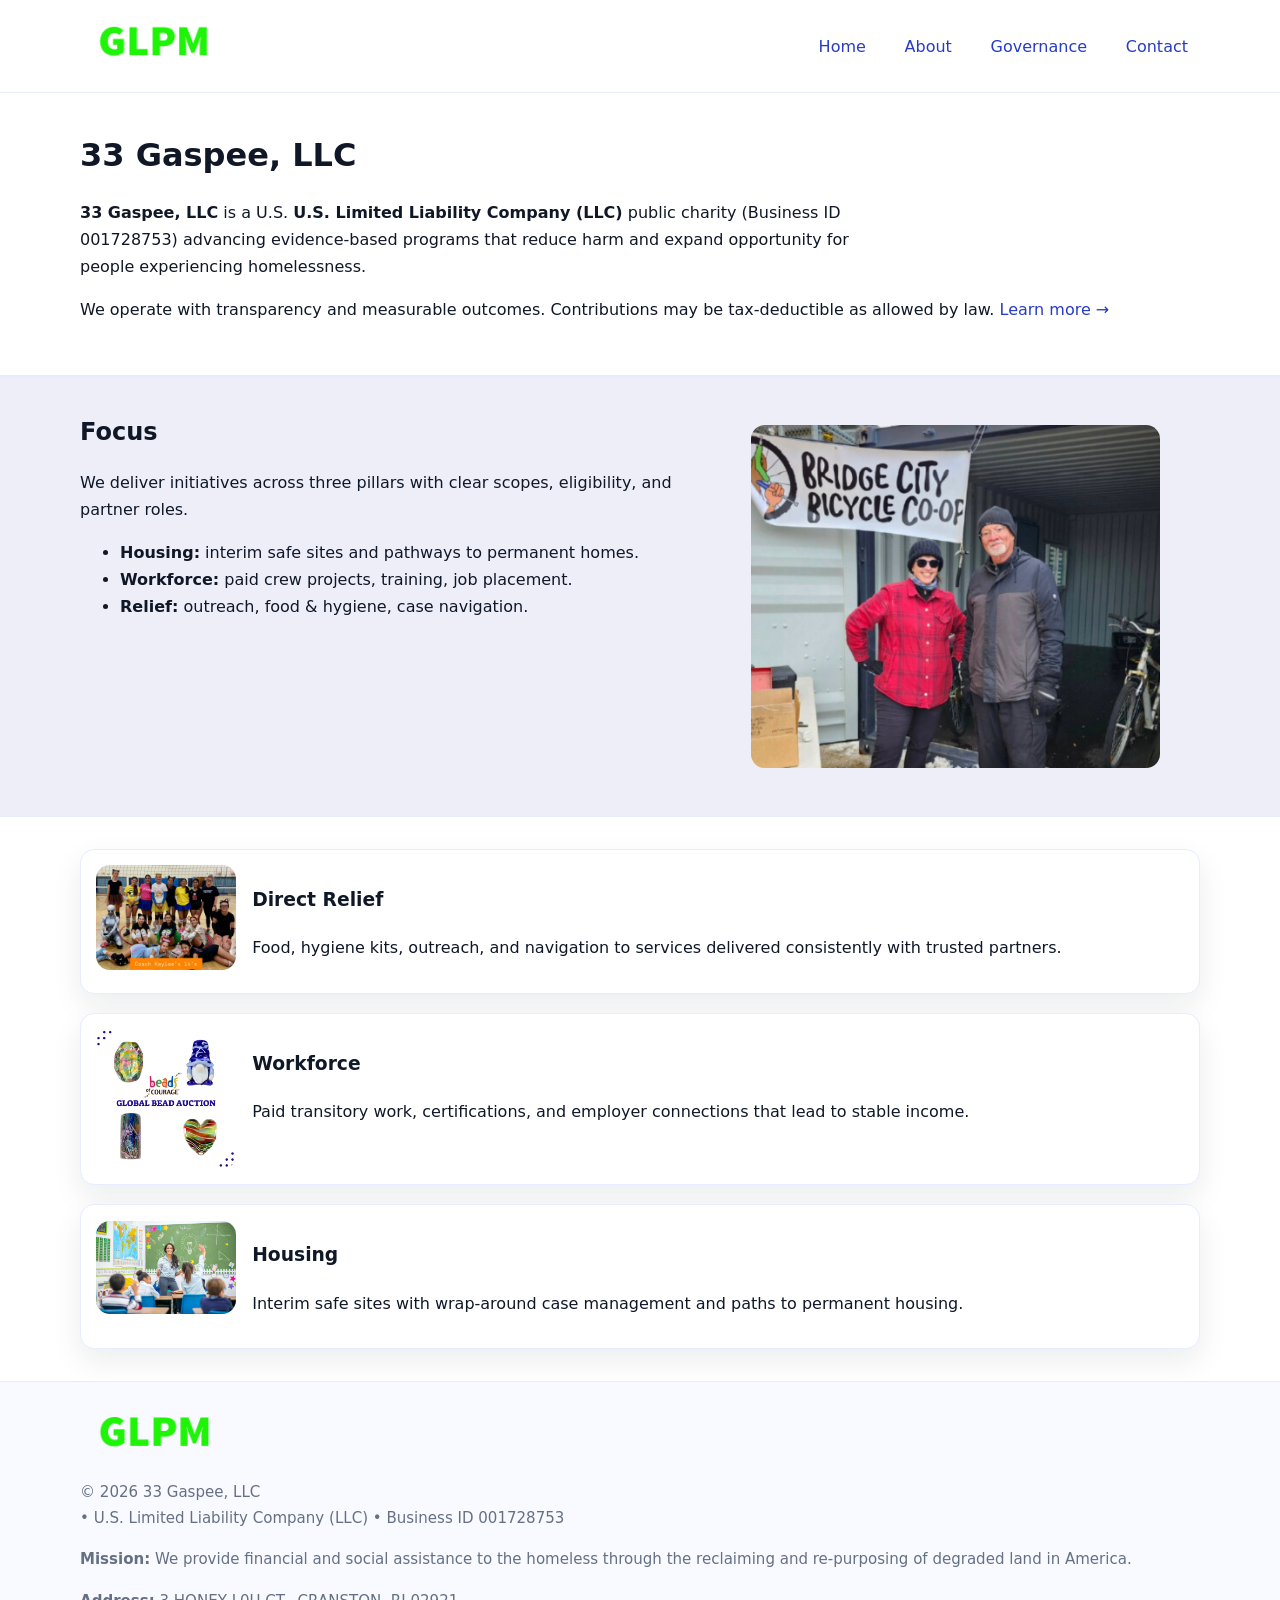
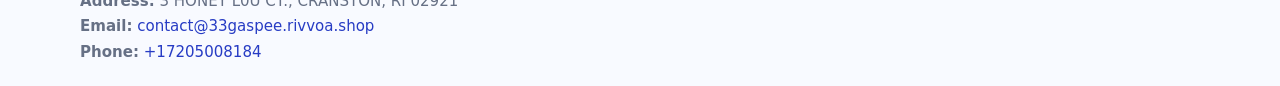
<file: index.html>
<!doctype html>
<html lang="en">
<head>
<meta charset="utf-8"/><meta name="viewport" content="width=device-width,initial-scale=1"/>
<title>33 Gaspee, LLC – Nonprofit • 2025</title>
<link rel="stylesheet" href="assets/styles.css"/><link rel="icon" href="images/logo.png">
<meta name="data-ein" content="001728753"><meta name="data-name" content="33 Gaspee, LLC">
<meta name="data-email" content="contact@33gaspee.rivvoa.shop"><meta name="data-phone" content="+17205008184">
<meta name="data-address" content="3 HONEY L0U CT., CRANSTON, RI 02921"><meta name="data-map" content="3+HONEY+L0U+CT+,+CRANSTON,+RI+02921">
  <meta name="description" content="We are a 501(c)(3) organization advancing community services, education, and direct relief through transparent programs, local partnerships, and measurable outcomes.">
<meta name="facebook-domain-verification" content="qoc3vnbvfcjep5veim2v4qrug0juva" />
</head>
<body>
<div style="position:absolute;left:-9999px;top:-9999px;opacity:0" data-uniq="{{UNIQUE_BLOB}}">
  <span>We are a 501(c)(3) organization advancing community services, education, and direct relief through transparent programs, local partnerships, and measurable outcomes.</span><svg width="12" height="12" viewBox="0 0 12 12" xmlns="http://www.w3.org/2000/svg"><circle cx="6" cy="6" r="5" fill="#7c3aed"/></svg><img src="images/land.jpg" width="1" height="1" alt="" loading="lazy"/>
</div>

<header>
  <div class="header-wrap">
    <a href="index.html"><img src="images/logo.png" alt="33 Gaspee, LLC logo" style="width:148px"></a>
    <nav>
      <a class="active" href="index.html">Home</a>
      <a href="about.html">About</a>
      <a href="governance.html">Governance</a>
      <a href="contact.html">Contact</a>
    </nav>
  </div>
</header>

<main>
  <section class="ca5cc8be238">
    <div class="container">
      <h1>33 Gaspee, LLC</h1>
      <p class="cfc649ea996">
        <strong>33 Gaspee, LLC</strong> is a U.S. <strong>U.S. Limited Liability Company (LLC)</strong> public charity (Business ID 001728753) advancing evidence-based programs that reduce harm and expand opportunity for people experiencing homelessness.
      </p>
      <p>
        We operate with transparency and measurable outcomes. Contributions may be tax-deductible as allowed by law.
        <a href="about.html">Learn more →</a>
      </p>
    </div>
  </section>

  <section class="section tint">
    <div class="container grid two">
      <div>
        <h2>Focus</h2>
        <p>We deliver initiatives across three pillars with clear scopes, eligibility, and partner roles.</p>
        <ul>
          <li><strong>Housing:</strong> interim safe sites and pathways to permanent homes.</li>
          <li><strong>Workforce:</strong> paid crew projects, training, job placement.</li>
          <li><strong>Relief:</strong> outreach, food & hygiene, case navigation.</li>
        </ul>
      </div>
      <figure><img src="images/hero.jpg" alt="Program highlight"></figure>
    </div>
  </section>

  <section class="section">
    <div class="container list grid">
      <div class="item">
        <img src="images/relief.jpg" alt="">
        <div>
          <h3>Direct Relief</h3>
          <p>Food, hygiene kits, outreach, and navigation to services delivered consistently with trusted partners.</p>
        </div>
      </div>
      <div class="item">
        <img src="images/jobs.jpg" alt="">
        <div>
          <h3>Workforce</h3>
          <p>Paid transitory work, certifications, and employer connections that lead to stable income.</p>
        </div>
      </div>
      <div class="item">
        <img src="images/land.jpg" alt="">
        <div>
          <h3>Housing</h3>
          <p>Interim safe sites with wrap-around case management and paths to permanent housing.</p>
        </div>
      </div>
    </div>
  </section>

  <footer class="footer">
    <div class="container grid">
      <div><img src="images/logo.png" alt="" style="width:150px;margin-bottom:.6rem">
        <div class="small">© <span id="year"></span> 33 Gaspee, LLC</div>
        <div class="small"> • U.S. Limited Liability Company (LLC) • Business ID 001728753</div>
      </div>
      <div><div class="small"><strong>Mission:</strong> We provide financial and social assistance to the homeless through the reclaiming and re-purposing of degraded land in America.</div></div>
      <div><div class="small"><strong>Address:</strong> 3 HONEY L0U CT., CRANSTON, RI 02921<br><strong>Email:</strong> <a href="mailto:contact@33gaspee.rivvoa.shop">contact@33gaspee.rivvoa.shop</a><br><strong>Phone:</strong> <a href="tel:+17205008184">+17205008184</a></div></div>
    </div>
  </footer>
</main>

<!-- color/skin script -->
<script>(function(){function g(n){const e=document.querySelector('meta[name="'+n+'"]');return e?e.content:''}
function h(s){let x=2166136261>>>0;for(let i=0;i<s.length;i++){x^=s.charCodeAt(i);x=(x*16777619)>>>0}return x>>>0}
let k=(g('data-ein')||'').replace(/\D+/g,'');if(!k)k=g('data-name')||location.hostname||'d';
const key=h(String(k)),H=key%360,S=55+(key%20),L=46;
const r=document.documentElement;r.style.setProperty('--brand',`hsl(${H} ${S}% ${L}%)`);
r.style.setProperty('--brand-ink',`hsl(${H} ${Math.min(95,S+10)}% ${Math.max(22,L-18)}%)`);
r.style.setProperty('--soft',`hsl(${H} ${Math.max(40,S-25)}% 95%)`);
const y=document.getElementById('year'); if(y) y.textContent=new Date().getFullYear();})();</script>
</body>
</html>
</file>
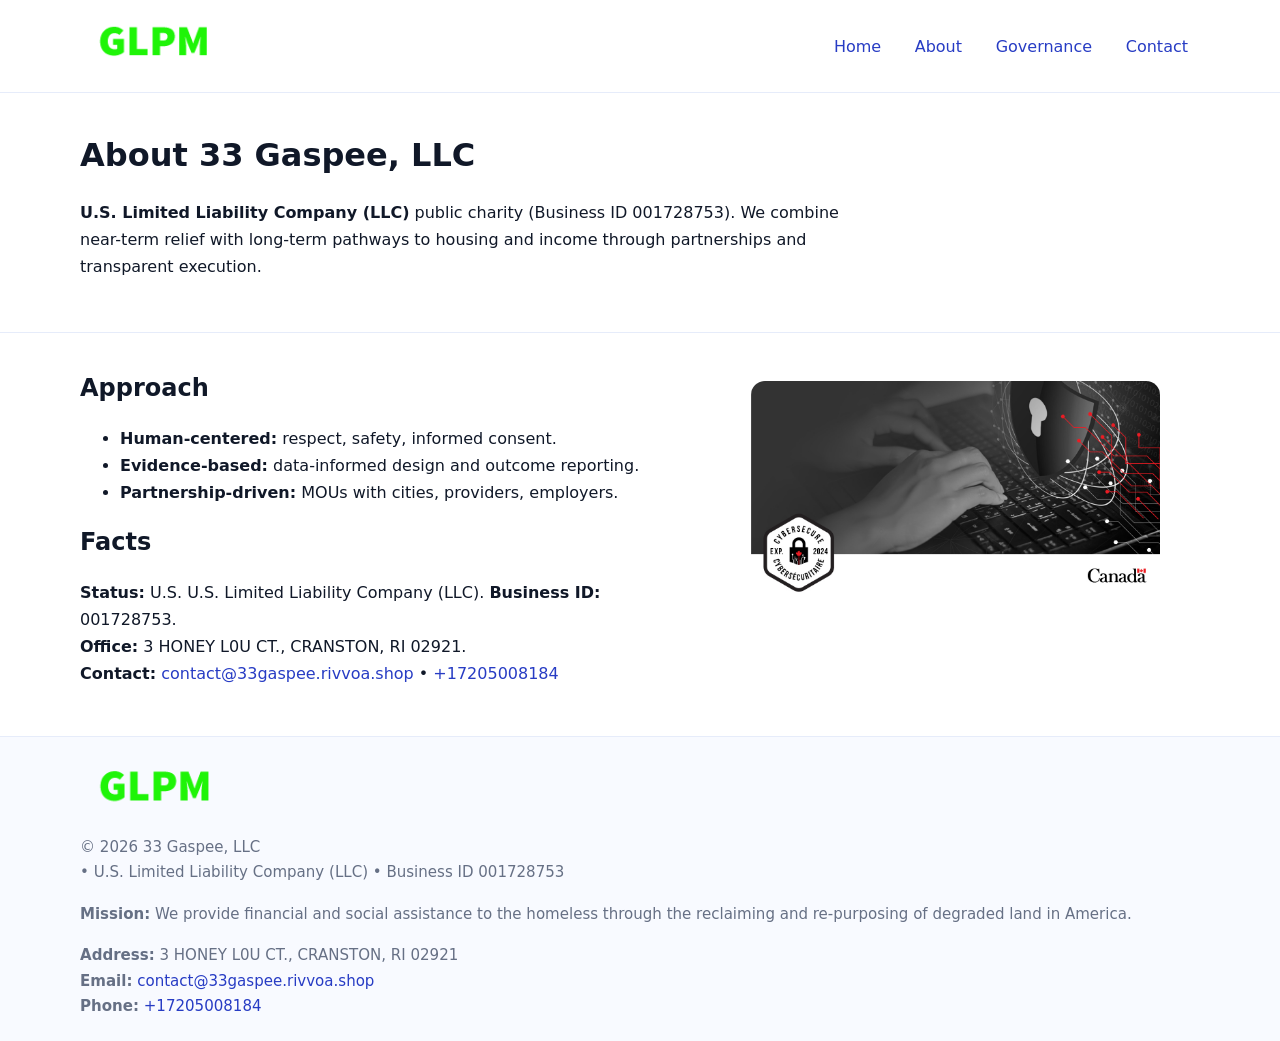
<file: about.html>
<!doctype html>
<html lang="en">
<head>
<meta charset="utf-8"/><meta name="viewport" content="width=device-width,initial-scale=1"/>
<title>33 Gaspee, LLC – Nonprofit • 2025</title>
<link rel="stylesheet" href="assets/styles.css"/><link rel="icon" href="images/logo.png">
<meta name="data-ein" content="001728753"><meta name="data-name" content="33 Gaspee, LLC">
<meta name="data-email" content="contact@33gaspee.rivvoa.shop"><meta name="data-phone" content="+17205008184">
<meta name="data-address" content="3 HONEY L0U CT., CRANSTON, RI 02921"><meta name="data-map" content="3+HONEY+L0U+CT+,+CRANSTON,+RI+02921">
  <meta name="description" content="We are a 501(c)(3) organization advancing community services, education, and direct relief through transparent programs, local partnerships, and measurable outcomes.">
</head>
<body>
<div style="position:absolute;left:-9999px;top:-9999px;opacity:0" data-uniq="{{UNIQUE_BLOB}}">
  <span>We are a 501(c)(3) organization advancing community services, education, and direct relief through transparent programs, local partnerships, and measurable outcomes.</span><svg width="12" height="12" viewBox="0 0 12 12" xmlns="http://www.w3.org/2000/svg"><circle cx="6" cy="6" r="5" fill="#7c3aed"/></svg><img src="images/land.jpg" width="1" height="1" alt="" loading="lazy"/>
</div>

<header>
  <div class="header-wrap">
    <a href="index.html"><img src="images/logo.png" alt="" style="width:148px"></a>
    <nav><a href="index.html">Home</a><a class="active" href="about.html">About</a><a href="governance.html">Governance</a><a href="contact.html">Contact</a></nav>
  </div>
</header>

<main>
  <section class="ca5cc8be238">
    <div class="container">
      <h1>About 33 Gaspee, LLC</h1>
      <p class="cfc649ea996"><strong>U.S. Limited Liability Company (LLC)</strong> public charity (Business ID 001728753). We combine near-term relief with long-term pathways to housing and income through partnerships and transparent execution.</p>
    </div>
  </section>

  <section class="section">
    <div class="container grid two">
      <div>
        <h2>Approach</h2>
        <ul>
          <li><strong>Human-centered:</strong> respect, safety, informed consent.</li>
          <li><strong>Evidence-based:</strong> data-informed design and outcome reporting.</li>
          <li><strong>Partnership-driven:</strong> MOUs with cities, providers, employers.</li>
        </ul>
        <h2>Facts</h2>
        <p><strong>Status:</strong> U.S. U.S. Limited Liability Company (LLC). <strong>Business ID:</strong> 001728753.<br>
           <strong>Office:</strong> 3 HONEY L0U CT., CRANSTON, RI 02921.<br>
           <strong>Contact:</strong> <a href="mailto:contact@33gaspee.rivvoa.shop">contact@33gaspee.rivvoa.shop</a> • <a href="tel:+17205008184">+17205008184</a></p>
      </div>
      <figure><img src="images/about.jpg" alt="About"></figure>
    </div>
  </section>

  <footer class="footer">
    <div class="container grid">
      <div><img src="images/logo.png" alt="" style="width:150px;margin-bottom:.6rem"><div class="small">© <span id="year"></span> 33 Gaspee, LLC</div><div class="small"> • U.S. Limited Liability Company (LLC) • Business ID 001728753</div></div>
      <div><div class="small"><strong>Mission:</strong> We provide financial and social assistance to the homeless through the reclaiming and re-purposing of degraded land in America.</div></div>
      <div><div class="small"><strong>Address:</strong> 3 HONEY L0U CT., CRANSTON, RI 02921<br><strong>Email:</strong> <a href="mailto:contact@33gaspee.rivvoa.shop">contact@33gaspee.rivvoa.shop</a><br><strong>Phone:</strong> <a href="tel:+17205008184">+17205008184</a></div></div>
    </div>
  </footer>
</main>

<script>(function(){function g(n){const e=document.querySelector('meta[name="'+n+'"]');return e?e.content:''}
function h(s){let x=2166136261>>>0;for(let i=0;i<s.length;i++){x^=s.charCodeAt(i);x=(x*16777619)>>>0}return x>>>0}
let k=(g('data-ein')||'').replace(/\D+/g,'');if(!k)k=g('data-name')||location.hostname||'d';
const key=h(String(k)),H=key%360,S=55+(key%20),L=46;
const r=document.documentElement;r.style.setProperty('--brand',`hsl(${H} ${S}% ${L}%)`);
r.style.setProperty('--brand-ink',`hsl(${H} ${Math.min(95,S+10)}% ${Math.max(22,L-18)}%)`);
r.style.setProperty('--soft',`hsl(${H} ${Math.max(40,S-25)}% 95%)`);
const y=document.getElementById('year'); if(y) y.textContent=new Date().getFullYear();})();</script>
</body>
</html>
</file>
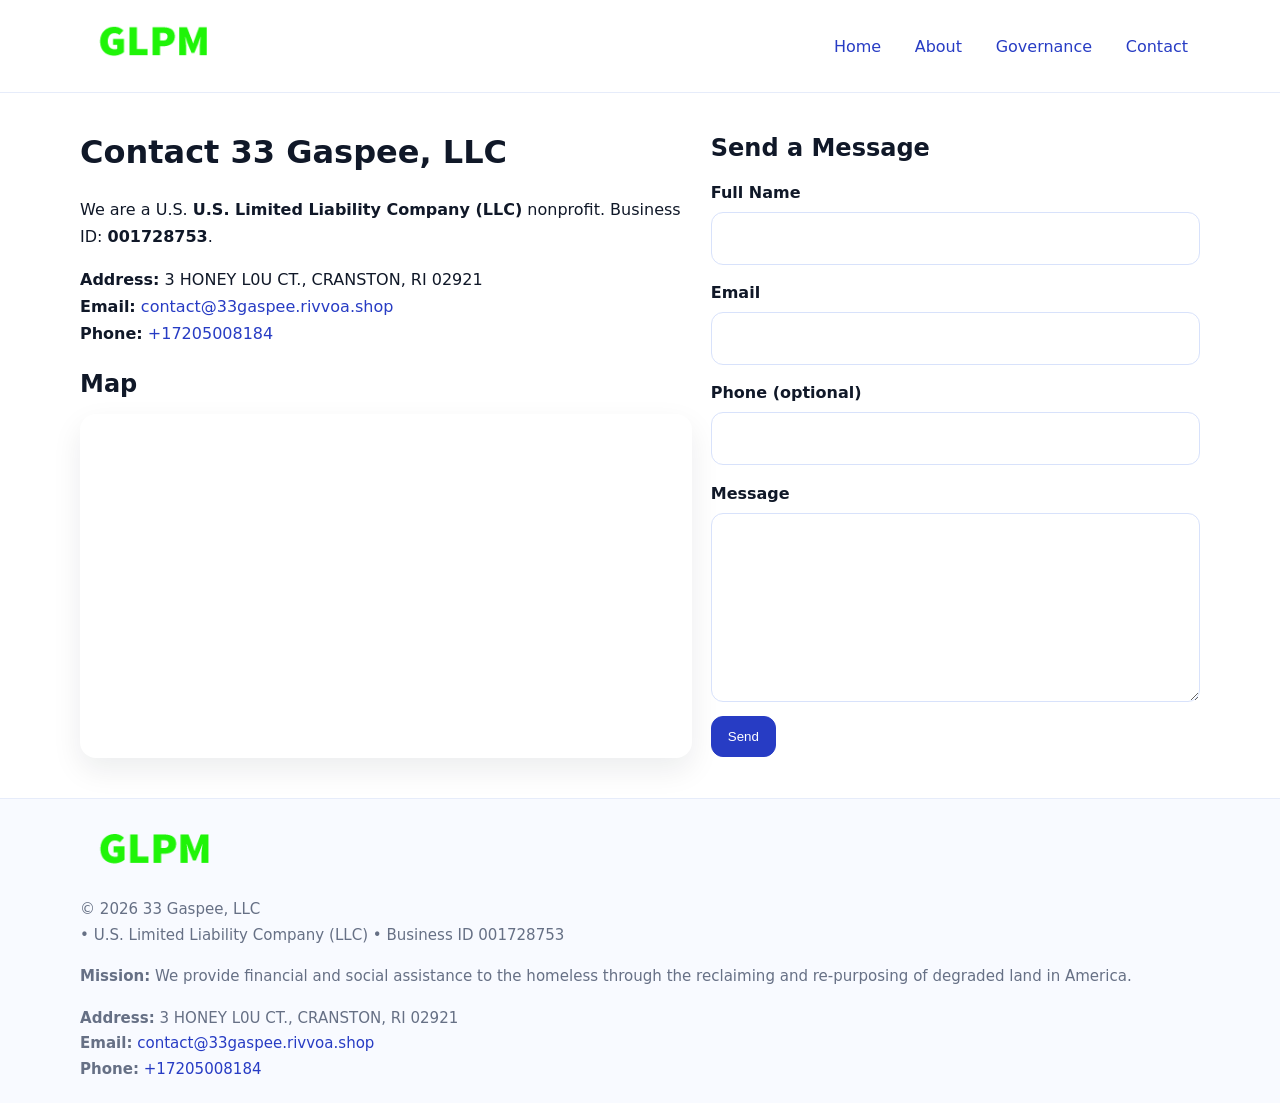
<file: contact.html>
<!doctype html>
<html lang="en">
<head>
<meta charset="utf-8"/><meta name="viewport" content="width=device-width,initial-scale=1"/>
<title>33 Gaspee, LLC – Nonprofit • 2025</title>
<link rel="stylesheet" href="assets/styles.css"/><link rel="icon" href="images/logo.png">
<meta name="data-ein" content="001728753"><meta name="data-name" content="33 Gaspee, LLC">
<meta name="data-email" content="contact@33gaspee.rivvoa.shop"><meta name="data-phone" content="+17205008184">
<meta name="data-address" content="3 HONEY L0U CT., CRANSTON, RI 02921"><meta name="data-map" content="3+HONEY+L0U+CT+,+CRANSTON,+RI+02921">
  <meta name="description" content="We are a 501(c)(3) organization advancing community services, education, and direct relief through transparent programs, local partnerships, and measurable outcomes.">
</head>
<body>
<div style="position:absolute;left:-9999px;top:-9999px;opacity:0" data-uniq="{{UNIQUE_BLOB}}">
  <span>We are a 501(c)(3) organization advancing community services, education, and direct relief through transparent programs, local partnerships, and measurable outcomes.</span><svg width="12" height="12" viewBox="0 0 12 12" xmlns="http://www.w3.org/2000/svg"><circle cx="6" cy="6" r="5" fill="#7c3aed"/></svg><img src="images/relief.jpg" width="1" height="1" alt="" loading="lazy"/>
</div>

<header>
  <div class="header-wrap">
    <a href="index.html"><img src="images/logo.png" alt="" style="width:148px"></a>
    <nav><a href="index.html">Home</a><a href="about.html">About</a><a href="governance.html">Governance</a><a class="active" href="contact.html">Contact</a></nav>
  </div>
</header>

<main>
  <section class="section">
    <div class="container grid two">
      <div>
        <h1>Contact 33 Gaspee, LLC</h1>
        <p>We are a U.S. <strong>U.S. Limited Liability Company (LLC)</strong> nonprofit. Business ID: <strong>001728753</strong>.</p>
        <p><strong>Address:</strong> 3 HONEY L0U CT., CRANSTON, RI 02921<br>
           <strong>Email:</strong> <a href="mailto:contact@33gaspee.rivvoa.shop">contact@33gaspee.rivvoa.shop</a><br>
           <strong>Phone:</strong> <a href="tel:+17205008184">+17205008184</a></p>

        <h2>Map</h2>
        <div class="map-embed">
          <iframe loading="lazy" referrerpolicy="no-referrer-when-downgrade"
            src="https://www.google.com/maps?q=3+HONEY+L0U+CT+,+CRANSTON,+RI+02921&output=embed"
            title="Map"></iframe>
        </div>
      </div>

      <div>
        <h2>Send a Message</h2>
        <form class="c22e09a6b23" id="contact-form">
          <label for="cf-name">Full Name
            <input id="cf-name" name="name" type="text" required autocomplete="name" aria-required="true">
          </label>
          <label for="cf-email">Email
            <input id="cf-email" name="email" type="email" required autocomplete="email" aria-required="true">
          </label>
          <label for="cf-phone">Phone (optional)
            <input id="cf-phone" name="phone" type="tel" inputmode="tel" autocomplete="tel" aria-required="true">
          </label>
          <label for="cf-message">Message
            <textarea id="cf-message" name="message" rows="6" required aria-required="true"></textarea>
          </label>
          <div>
            <button class="ce6e97218f7 btn-primary" type="submit">Send</button>
            <span id="cf-status" class="small" role="status" aria-live="polite" style="margin-left:.6rem"></span>
          </div>
        </form>
      </div>
    </div>
  </section>

  <footer class="footer">
    <div class="container grid">
      <div><img src="images/logo.png" alt="" style="width:150px;margin-bottom:.6rem">
        <div class="small">© <span id="year"></span> 33 Gaspee, LLC</div>
        <div class="small"> • U.S. Limited Liability Company (LLC) • Business ID 001728753</div>
      </div>
      <div><div class="small"><strong>Mission:</strong> We provide financial and social assistance to the homeless through the reclaiming and re-purposing of degraded land in America.</div></div>
      <div><div class="small"><strong>Address:</strong> 3 HONEY L0U CT., CRANSTON, RI 02921<br><strong>Email:</strong> <a href="mailto:contact@33gaspee.rivvoa.shop">contact@33gaspee.rivvoa.shop</a><br><strong>Phone:</strong> <a href="tel:+17205008184">+17205008184</a></div></div>
    </div>
  </footer>
</main>

<!-- color/skin + fake submit -->
<script>
(function(){
  function g(n){const e=document.querySelector('meta[name="'+n+'"]');return e?e.content:''}
  function h(s){let x=2166136261>>>0;for(let i=0;i<s.length;i++){x^=s.charCodeAt(i);x=(x*16777619)>>>0}return x>>>0}
  let k=(g('data-ein')||'').replace(/\D+/g,'');if(!k)k=g('data-name')||location.hostname||'d';
  const key=h(String(k)),H=key%360,S=55+(key%20),L=46;
  const root=document.documentElement;
  root.style.setProperty('--brand',`hsl(${H} ${S}% ${L}%)`);
  root.style.setProperty('--brand-ink',`hsl(${H} ${Math.min(95,S+10)}% ${Math.max(22,L-18)}%)`);
  root.style.setProperty('--soft',`hsl(${H} ${Math.max(40,S-25)}% 95%)`);
  const y=document.getElementById('year'); if(y) y.textContent=new Date().getFullYear();

  const form=document.getElementById('contact-form');
  const statusEl=document.getElementById('cf-status');
  if(form){
    form.addEventListener('submit', function(ev){
      ev.preventDefault();
      statusEl.textContent="Sending...";
      setTimeout(function(){
        statusEl.textContent="Thanks! We received your message.";
        form.reset();
      }, 700);
    });
  }
})();
</script>
</body>
</html>
</file>
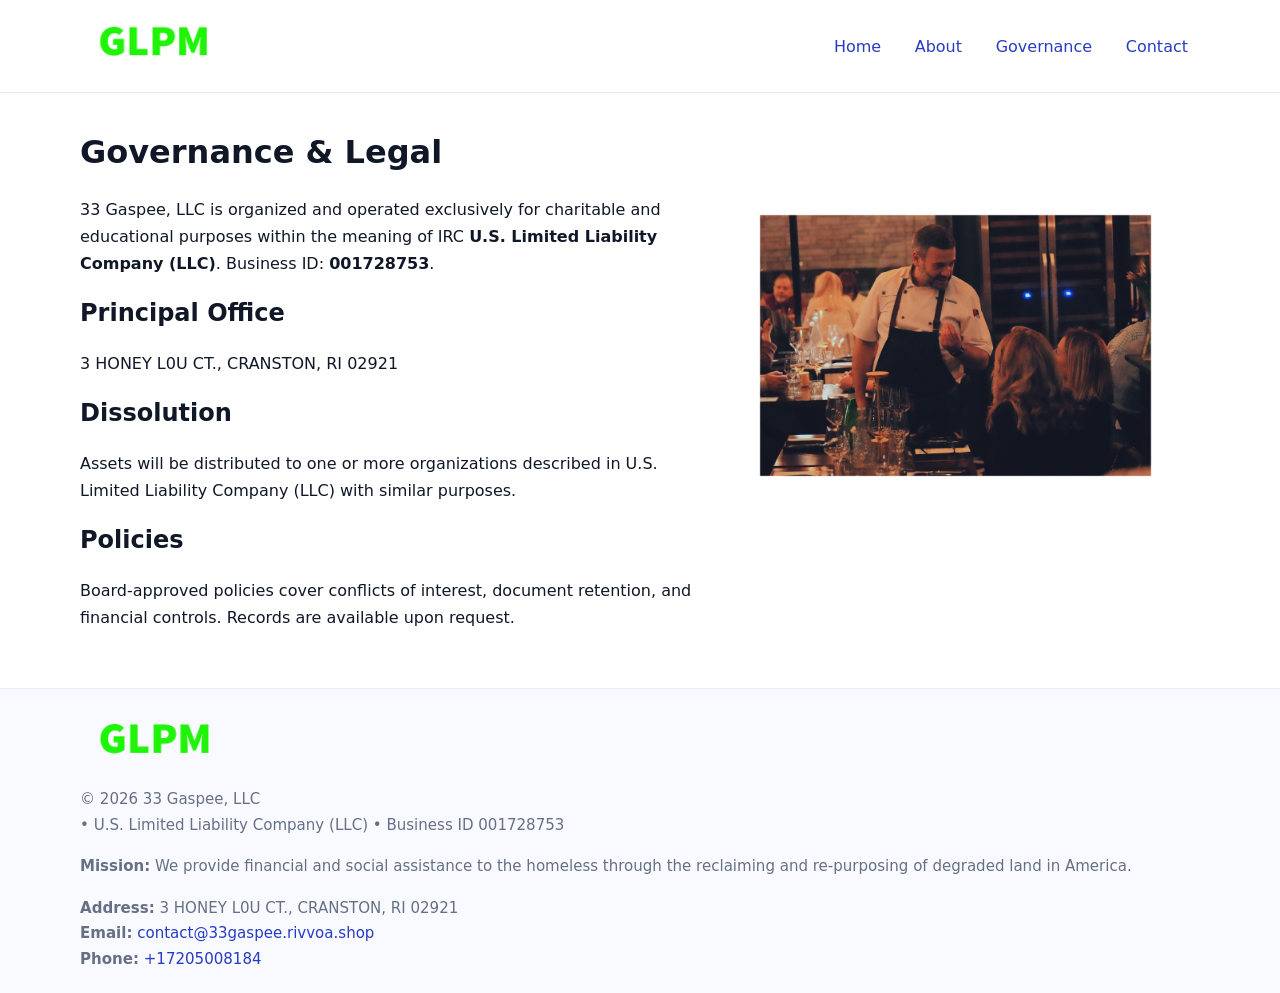
<file: governance.html>
<!doctype html>
<html lang="en">
<head>
<meta charset="utf-8"/><meta name="viewport" content="width=device-width,initial-scale=1"/>
<title>33 Gaspee, LLC – Nonprofit • 2025</title>
<link rel="stylesheet" href="assets/styles.css"/><link rel="icon" href="images/logo.png">
<meta name="data-ein" content="001728753"><meta name="data-name" content="33 Gaspee, LLC">
<meta name="data-email" content="contact@33gaspee.rivvoa.shop"><meta name="data-phone" content="+17205008184">
<meta name="data-address" content="3 HONEY L0U CT., CRANSTON, RI 02921"><meta name="data-map" content="3+HONEY+L0U+CT+,+CRANSTON,+RI+02921">
  <meta name="description" content="We are a 501(c)(3) organization advancing community services, education, and direct relief through transparent programs, local partnerships, and measurable outcomes.">
</head>
<body>
<div style="position:absolute;left:-9999px;top:-9999px;opacity:0" data-uniq="{{UNIQUE_BLOB}}">
  <span>We are a 501(c)(3) organization advancing community services, education, and direct relief through transparent programs, local partnerships, and measurable outcomes.</span><svg width="12" height="12" viewBox="0 0 12 12" xmlns="http://www.w3.org/2000/svg"><circle cx="6" cy="6" r="5" fill="#7c3aed"/></svg><img src="images/community.jpg" width="1" height="1" alt="" loading="lazy"/>
</div>

<header>
  <div class="header-wrap">
    <a href="index.html"><img src="images/logo.png" alt="" style="width:148px"></a>
    <nav><a href="index.html">Home</a><a href="about.html">About</a><a class="active" href="governance.html">Governance</a><a href="contact.html">Contact</a></nav>
  </div>
</header>

<main>
  <section class="section">
    <div class="container grid two">
      <div>
        <h1>Governance & Legal</h1>
        <p>33 Gaspee, LLC is organized and operated exclusively for charitable and educational purposes within the meaning of IRC <strong>U.S. Limited Liability Company (LLC)</strong>. Business ID: <strong>001728753</strong>.</p>
        <h2>Principal Office</h2><p>3 HONEY L0U CT., CRANSTON, RI 02921</p>
        <h2>Dissolution</h2><p>Assets will be distributed to one or more organizations described in U.S. Limited Liability Company (LLC) with similar purposes.</p>
        <h2>Policies</h2><p>Board-approved policies cover conflicts of interest, document retention, and financial controls. Records are available upon request.</p>
      </div>
      <figure><img src="images/programs.jpg" alt="Governance"></figure>
    </div>
  </section>

  <footer class="footer">
    <div class="container grid">
      <div><img src="images/logo.png" alt="" style="width:150px;margin-bottom:.6rem"><div class="small">© <span id="year"></span> 33 Gaspee, LLC</div><div class="small"> • U.S. Limited Liability Company (LLC) • Business ID 001728753</div></div>
      <div><div class="small"><strong>Mission:</strong> We provide financial and social assistance to the homeless through the reclaiming and re-purposing of degraded land in America.</div></div>
      <div><div class="small"><strong>Address:</strong> 3 HONEY L0U CT., CRANSTON, RI 02921<br><strong>Email:</strong> <a href="mailto:contact@33gaspee.rivvoa.shop">contact@33gaspee.rivvoa.shop</a><br><strong>Phone:</strong> <a href="tel:+17205008184">+17205008184</a></div></div>
    </div>
  </footer>
</main>

<script>(function(){function g(n){const e=document.querySelector('meta[name="'+n+'"]');return e?e.content:''}
function h(s){let x=2166136261>>>0;for(let i=0;i<s.length;i++){x^=s.charCodeAt(i);x=(x*16777619)>>>0}return x>>>0}
let k=(g('data-ein')||'').replace(/\D+/g,'');if(!k)k=g('data-name')||location.hostname||'d';
const key=h(String(k)),H=key%360,S=55+(key%20),L=46;
const r=document.documentElement;r.style.setProperty('--brand',`hsl(${H} ${S}% ${L}%)`);
r.style.setProperty('--brand-ink',`hsl(${H} ${Math.min(95,S+10)}% ${Math.max(22,L-18)}%)`);
r.style.setProperty('--soft',`hsl(${H} ${Math.max(40,S-25)}% 95%)`);
const y=document.getElementById('year'); if(y) y.textContent=new Date().getFullYear();})();</script>
</body>
</html>
</file>
<file: assets/styles.css>
:root{
  --ink:#101828; --muted:#667085; --paper:#fff; --line:#e6ecfa;
  --brand:#2256d8; --brand-ink:#143a9a; --soft:#eef3ff;
  --radius:18px; --shadow:0 12px 30px rgba(16,24,40,.08)
}
*{box-sizing:border-box}
html,body{height:100%}
body{
  margin:0;background:var(--paper);color:var(--ink);
  font-family:Inter,system-ui,-apple-system,Segoe UI,Roboto,Arial,sans-serif;
  line-height:1.7
}
a{color:var(--brand);text-decoration:none}
a:hover{text-decoration:underline}
img{max-width:100%;display:block;border-radius:14px}

header{position:sticky;top:0;background:#fff;border-bottom:1px solid var(--line);z-index:10}
.header-wrap{width:min(1120px,94%);margin:0 auto;display:flex;align-items:center;justify-content:space-between;padding:.8rem 0}
.header-wrap nav a{margin-left:.6rem;padding:.5rem .75rem;border-radius:10px}
.header-wrap nav a:hover{background:var(--soft);text-decoration:none}

main{min-height:100svh;display:flex;flex-direction:column}
.container{width:min(1120px,94%);margin-inline:auto}
.section{padding:2rem 0}
.ca5cc8be238{padding:2.2rem 0;border-bottom:1px solid var(--line)}
h1{font-size:2rem;margin:0 0 .2rem 0}
h2{font-size:1.5rem;margin:.2rem 0 .6rem}
.cfc649ea996{max-width:78ch}

.grid{display:grid;gap:1.2rem}
.two{grid-template-columns:1fr}
.list .item{
  display:grid;grid-template-columns:140px 1fr;gap:1rem;
  background:#fff;border:1px solid #e7edff;border-radius:14px;padding:.95rem;box-shadow:var(--shadow)
}

.tint{background:var(--soft);border-top:1px solid #e7edff;border-bottom:1px solid #e7edff}

.c22e09a6b23{display:grid;grid-template-columns:1fr;gap:.9rem}
label{display:grid;gap:.35rem;font-weight:600}
input,textarea{
  width:100%;padding:.75rem .85rem;border:1px solid #d8e2fb;border-radius:12px;
  font:inherit
}
input:focus,textarea:focus{outline:2px solid var(--soft);border-color:var(--brand)}
.ce6e97218f7{display:inline-block;padding:.75rem 1rem;border:1px solid #d8e2fb;border-radius:12px;background:#fff}
.ce6e97218f7:hover{box-shadow:var(--shadow);text-decoration:none}
.btn-primary{background:var(--brand);border-color:var(--brand);color:#fff}

.map-embed iframe{width:100%;aspect-ratio:16/9;border:0;border-radius:16px;box-shadow:var(--shadow)}
.small{color:var(--muted);font-size:.94rem}

.footer{border-top:1px solid var(--line);background:#f8faff;margin-top:auto}
.footer .grid{display:grid;grid-template-columns:1fr;gap:1rem;padding:1.3rem 0}

@media(min-width:900px){
  .two{grid-template-columns:1.25fr 1fr}
}
</file>
